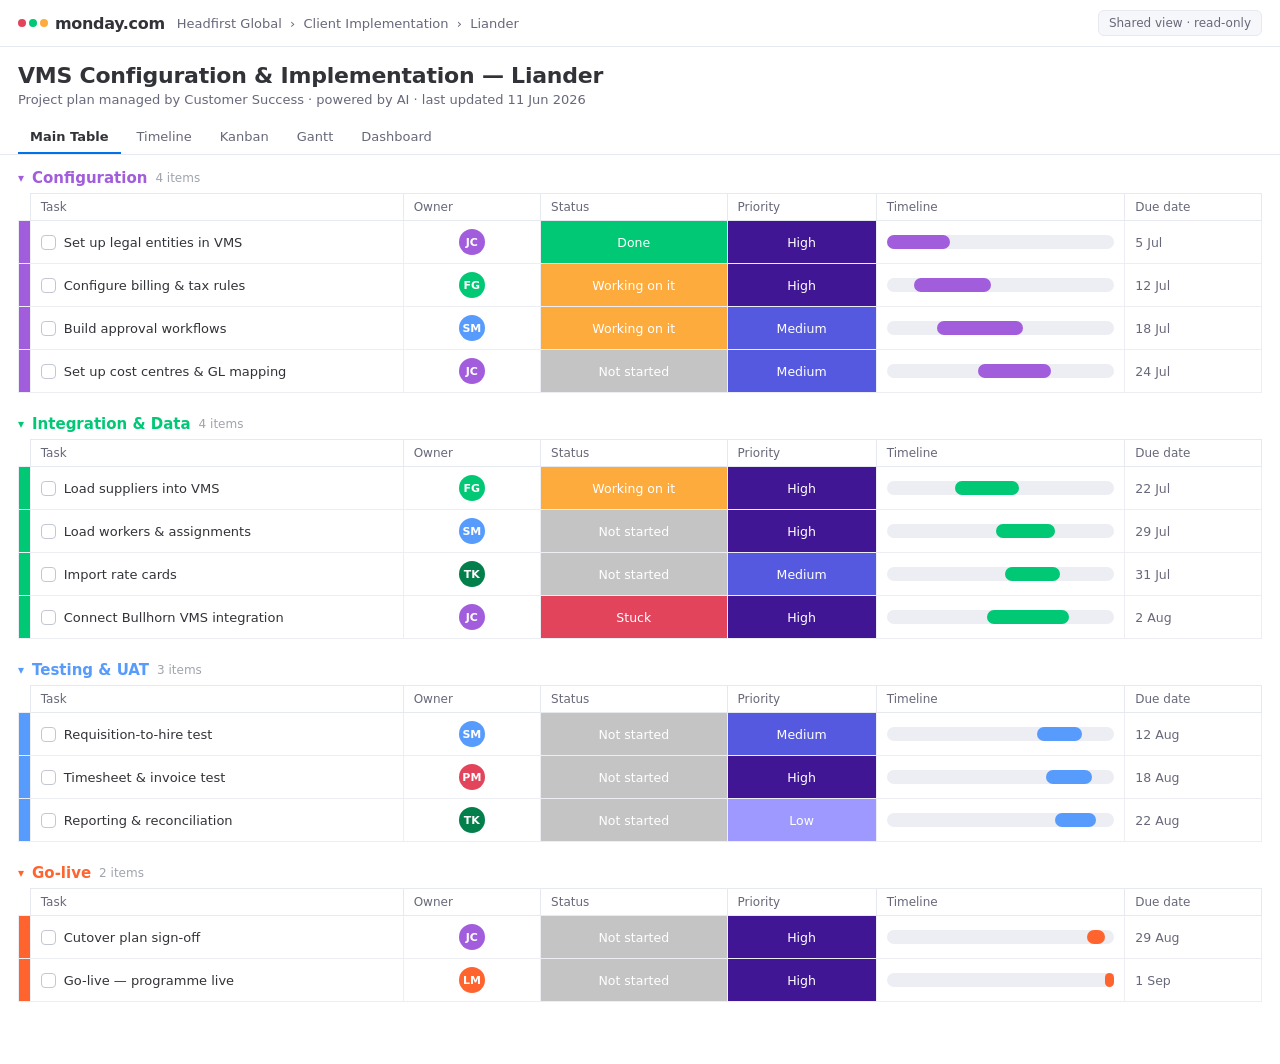
<file: monday-vms-plan.html>
<!DOCTYPE html>
<html lang="en">
<head>
<meta charset="utf-8" />
<meta name="viewport" content="width=device-width, initial-scale=1" />
<title>VMS Configuration — Liander · monday.com</title>
<style>
  * { box-sizing: border-box; }
  html, body { margin: 0; padding: 0; }
  body {
    font-family: 'Figtree', -apple-system, system-ui, 'Segoe UI', Roboto, sans-serif;
    background: #ffffff;
    color: #323338;
    font-size: 14px;
    -webkit-font-smoothing: antialiased;
  }
  .topbar {
    display: flex; align-items: center; gap: 12px;
    padding: 10px 18px;
    border-bottom: 1px solid #e6e9ef;
  }
  .monday-mark { display: flex; align-items: center; gap: 7px; }
  .monday-mark .dots { display: flex; gap: 3px; }
  .monday-mark .dots i { width: 8px; height: 8px; border-radius: 50%; display: block; }
  .monday-mark .wm { font-weight: 800; font-size: 16px; letter-spacing: -0.02em; color: #323338; }
  .topbar .crumbs { color: #676879; font-size: 13px; }
  .topbar .spacer { flex: 1; }
  .topbar .pill { font-size: 12px; color: #676879; background: #f6f7fb; border: 1px solid #e6e9ef; border-radius: 6px; padding: 5px 10px; }

  .board-head { padding: 16px 18px 6px; }
  .board-head h1 { margin: 0 0 4px; font-size: 22px; font-weight: 700; letter-spacing: -0.01em; }
  .board-head .sub { color: #676879; font-size: 13px; }
  .views { display: flex; gap: 4px; padding: 8px 18px 0; border-bottom: 1px solid #e6e9ef; }
  .view { font-size: 13px; font-weight: 500; color: #676879; padding: 8px 12px; border-bottom: 2px solid transparent; cursor: default; }
  .view.active { color: #323338; border-bottom-color: #0073ea; font-weight: 600; }

  .board { padding: 14px 18px 40px; }
  .group { margin-bottom: 22px; }
  .group-title { display: flex; align-items: center; gap: 8px; margin-bottom: 6px; font-weight: 700; font-size: 15px; }
  .group-title .caret { color: inherit; font-size: 12px; }
  .group-count { color: #a0a4ad; font-weight: 500; font-size: 12px; }

  table { border-collapse: collapse; width: 100%; table-layout: fixed; }
  th, td { text-align: left; padding: 0; }
  .colbar td:first-child, .row td:first-child { width: 6px; padding: 0; }
  thead th {
    font-size: 12px; font-weight: 500; color: #676879;
    padding: 6px 10px; border: 1px solid #e6e9ef; border-bottom: 1px solid #e6e9ef;
    background: #fff;
  }
  .row td {
    border: 1px solid #eceef3;
    padding: 0;
    height: 38px;
    font-size: 13px;
  }
  .cell { padding: 8px 10px; display: flex; align-items: center; gap: 8px; height: 100%; }
  .task { font-weight: 500; color: #323338; }
  .check { width: 15px; height: 15px; border: 1.5px solid #c3c6d4; border-radius: 4px; flex: 0 0 auto; }

  .owner { width: 26px; height: 26px; border-radius: 50%; color: #fff; font-size: 11px; font-weight: 700; display: grid; place-items: center; }

  .status { width: 100%; height: 100%; display: grid; place-items: center; color: #fff; font-size: 12.5px; font-weight: 500; }
  .s-done { background: #00c875; }
  .s-work { background: #fdab3d; }
  .s-stuck { background: #e2445c; }
  .s-none { background: #c4c4c4; }
  .s-plan { background: #579bfc; }

  .prio { width: 100%; height: 100%; display: grid; place-items: center; color: #fff; font-size: 12.5px; font-weight: 500; }
  .p-high { background: #401694; }
  .p-med { background: #5559df; }
  .p-low { background: #9d99ff; }

  .timeline { padding: 9px 10px; }
  .tl-track { position: relative; height: 14px; background: #eceef3; border-radius: 999px; }
  .tl-bar { position: absolute; top: 0; height: 14px; border-radius: 999px; }
  .date { color: #676879; font-size: 12.5px; }
  td.center { text-align: center; }
  .status-td, .prio-td { padding: 0; }
</style>
</head>
<body>
  <div class="topbar">
    <div class="monday-mark">
      <span class="dots"><i style="background:#e2445c"></i><i style="background:#00c875"></i><i style="background:#fdab3d"></i></span>
      <span class="wm">monday.com</span>
    </div>
    <span class="crumbs">Headfirst Global &nbsp;›&nbsp; Client Implementation &nbsp;›&nbsp; Liander</span>
    <span class="spacer"></span>
    <span class="pill">Shared view · read-only</span>
  </div>

  <div class="board-head">
    <h1>VMS Configuration &amp; Implementation — Liander</h1>
    <div class="sub">Project plan managed by Customer Success · powered by AI · last updated 11 Jun 2026</div>
  </div>
  <div class="views">
    <div class="view active">Main Table</div>
    <div class="view">Timeline</div>
    <div class="view">Kanban</div>
    <div class="view">Gantt</div>
    <div class="view">Dashboard</div>
  </div>

  <div class="board" id="board"></div>

  <script>
    const COLS = [
      { key: 'task', label: 'Task', w: '30%' },
      { key: 'owner', label: 'Owner', w: '70px', center: true },
      { key: 'status', label: 'Status', w: '15%' },
      { key: 'prio', label: 'Priority', w: '12%' },
      { key: 'timeline', label: 'Timeline', w: '20%' },
      { key: 'date', label: 'Due date', w: '11%' },
    ];
    const owners = {
      JC: '#a25ddc', FG: '#00c875', SM: '#579bfc', LM: '#ff642e', PM: '#e2445c', TK: '#037f4c'
    };
    const groups = [
      { name: 'Configuration', color: '#a25ddc', rows: [
        ['Set up legal entities in VMS', 'JC', ['s-done','Done'], ['p-high','High'], [0,28,'#a25ddc'], '5 Jul'],
        ['Configure billing & tax rules', 'FG', ['s-work','Working on it'], ['p-high','High'], [12,46,'#a25ddc'], '12 Jul'],
        ['Build approval workflows', 'SM', ['s-work','Working on it'], ['p-med','Medium'], [22,60,'#a25ddc'], '18 Jul'],
        ['Set up cost centres & GL mapping', 'JC', ['s-none','Not started'], ['p-med','Medium'], [40,72,'#a25ddc'], '24 Jul'],
      ]},
      { name: 'Integration & Data', color: '#00c875', rows: [
        ['Load suppliers into VMS', 'FG', ['s-work','Working on it'], ['p-high','High'], [30,58,'#00c875'], '22 Jul'],
        ['Load workers & assignments', 'SM', ['s-none','Not started'], ['p-high','High'], [48,74,'#00c875'], '29 Jul'],
        ['Import rate cards', 'TK', ['s-none','Not started'], ['p-med','Medium'], [52,76,'#00c875'], '31 Jul'],
        ['Connect Bullhorn VMS integration', 'JC', ['s-stuck','Stuck'], ['p-high','High'], [44,80,'#00c875'], '2 Aug'],
      ]},
      { name: 'Testing & UAT', color: '#579bfc', rows: [
        ['Requisition-to-hire test', 'SM', ['s-none','Not started'], ['p-med','Medium'], [66,86,'#579bfc'], '12 Aug'],
        ['Timesheet & invoice test', 'PM', ['s-none','Not started'], ['p-high','High'], [70,90,'#579bfc'], '18 Aug'],
        ['Reporting & reconciliation', 'TK', ['s-none','Not started'], ['p-low','Low'], [74,92,'#579bfc'], '22 Aug'],
      ]},
      { name: 'Go-live', color: '#ff642e', rows: [
        ['Cutover plan sign-off', 'JC', ['s-none','Not started'], ['p-high','High'], [88,96,'#ff642e'], '29 Aug'],
        ['Go-live — programme live', 'LM', ['s-none','Not started'], ['p-high','High'], [96,100,'#ff642e'], '1 Sep'],
      ]},
    ];

    function colgroup() {
      return '<colgroup>' + '<col style="width:6px">' + COLS.map(c => `<col style="width:${c.w}">`).join('') + '</colgroup>';
    }
    function cell(col, r, color) {
      if (col.key === 'task') return `<div class="cell"><span class="check"></span><span class="task">${r[0]}</span></div>`;
      if (col.key === 'owner') { const o = r[1]; return `<div class="cell" style="justify-content:center"><span class="owner" style="background:${owners[o]}">${o}</span></div>`; }
      if (col.key === 'status') { const [cls, lbl] = r[2]; return `<div class="status ${cls}">${lbl}</div>`; }
      if (col.key === 'prio') { const [cls, lbl] = r[3]; return `<div class="prio ${cls}">${lbl}</div>`; }
      if (col.key === 'timeline') { const [a, b, col2] = r[4]; return `<div class="timeline"><div class="tl-track"><div class="tl-bar" style="left:${a}%;width:${b - a}%;background:${col2}"></div></div></div>`; }
      if (col.key === 'date') return `<div class="cell"><span class="date">${r[5]}</span></div>`;
      return '';
    }
    function render() {
      const board = document.getElementById('board');
      board.innerHTML = groups.map(g => {
        const head = `<thead><tr><th style="border:none;background:none"></th>${COLS.map(c => `<th${c.center ? ' class="center"' : ''}>${c.label}</th>`).join('')}</tr></thead>`;
        const rows = g.rows.map(r => {
          const tds = COLS.map(c => {
            const pad = (c.key === 'status' || c.key === 'prio') ? ' class="status-td"' : '';
            return `<td${pad}>${cell(c, r, g.color)}</td>`;
          }).join('');
          return `<tr class="row"><td style="background:${g.color}"></td>${tds}</tr>`;
        }).join('');
        return `<div class="group">
          <div class="group-title" style="color:${g.color}"><span class="caret">▾</span> ${g.name} <span class="group-count">${g.rows.length} items</span></div>
          <table>${colgroup()}${head}<tbody>${rows}</tbody></table>
        </div>`;
      }).join('');
    }
    render();
  </script>
</body>
</html>
</file>
